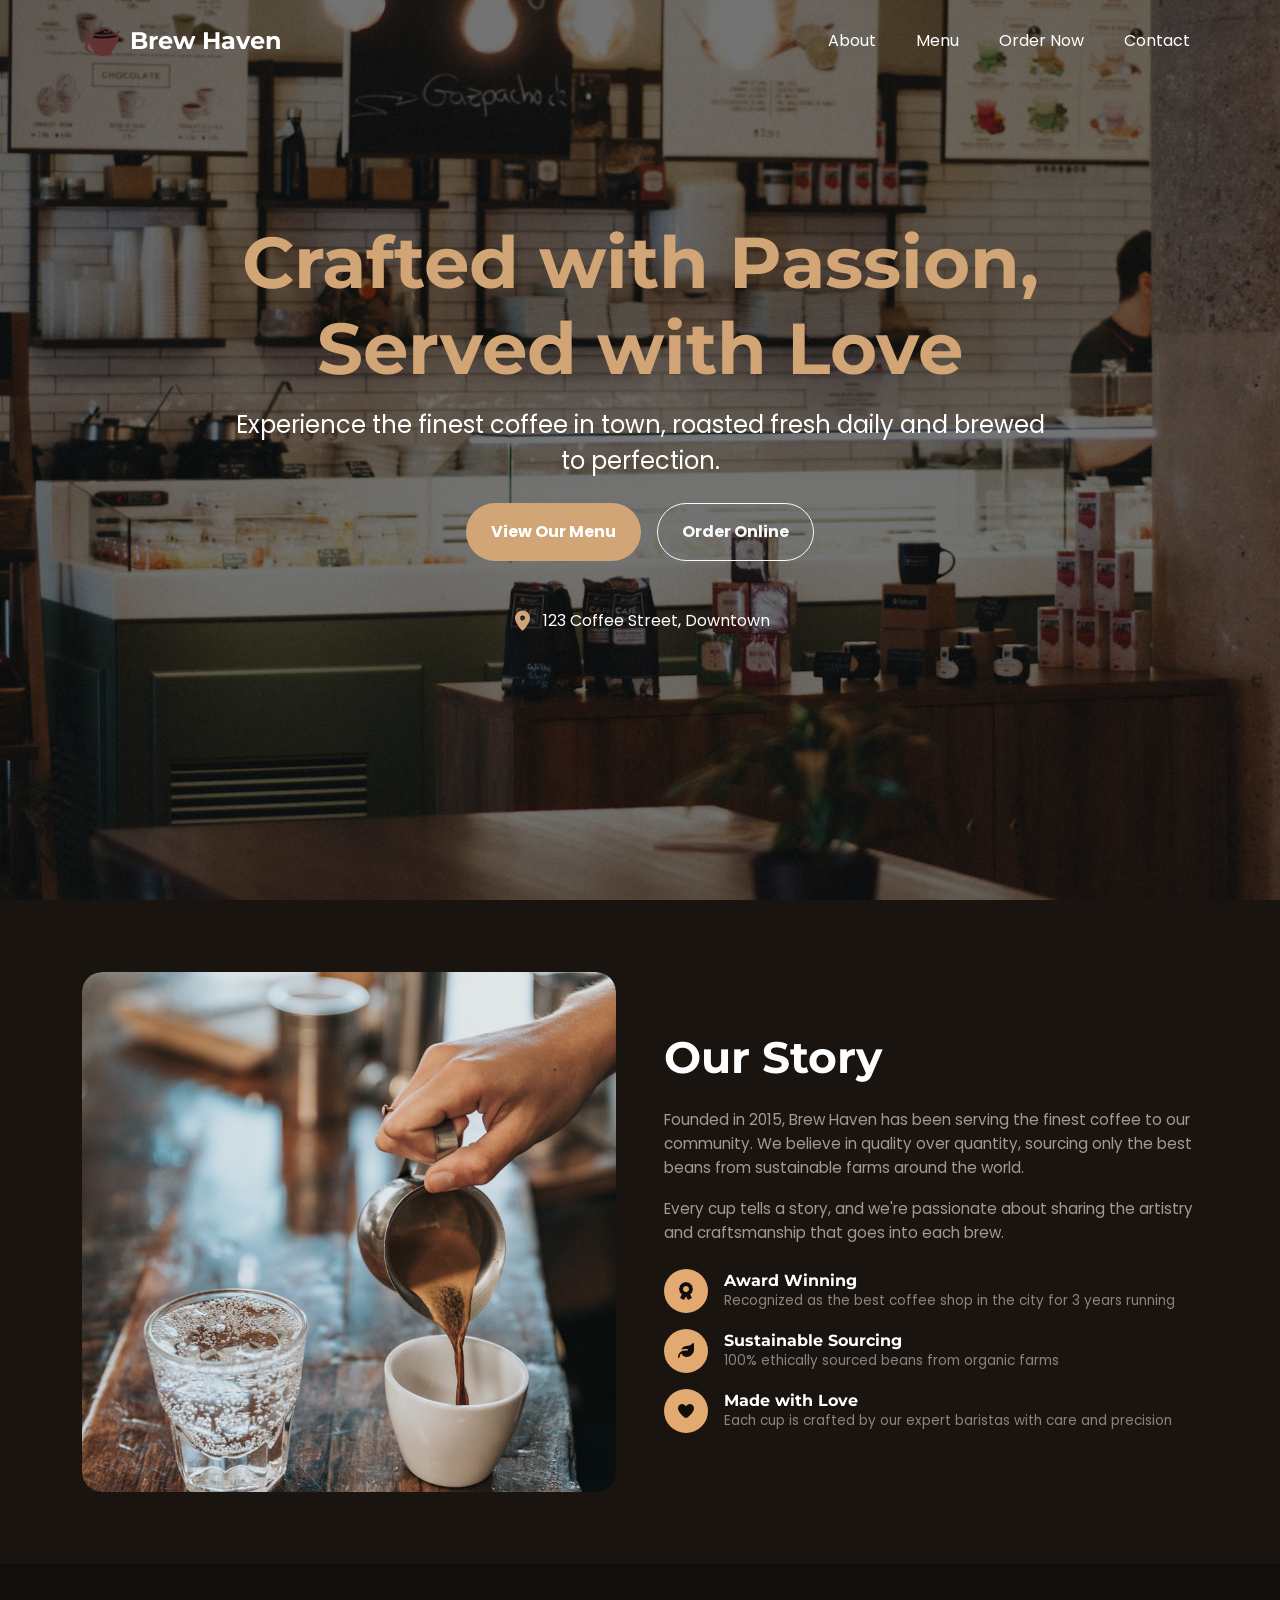
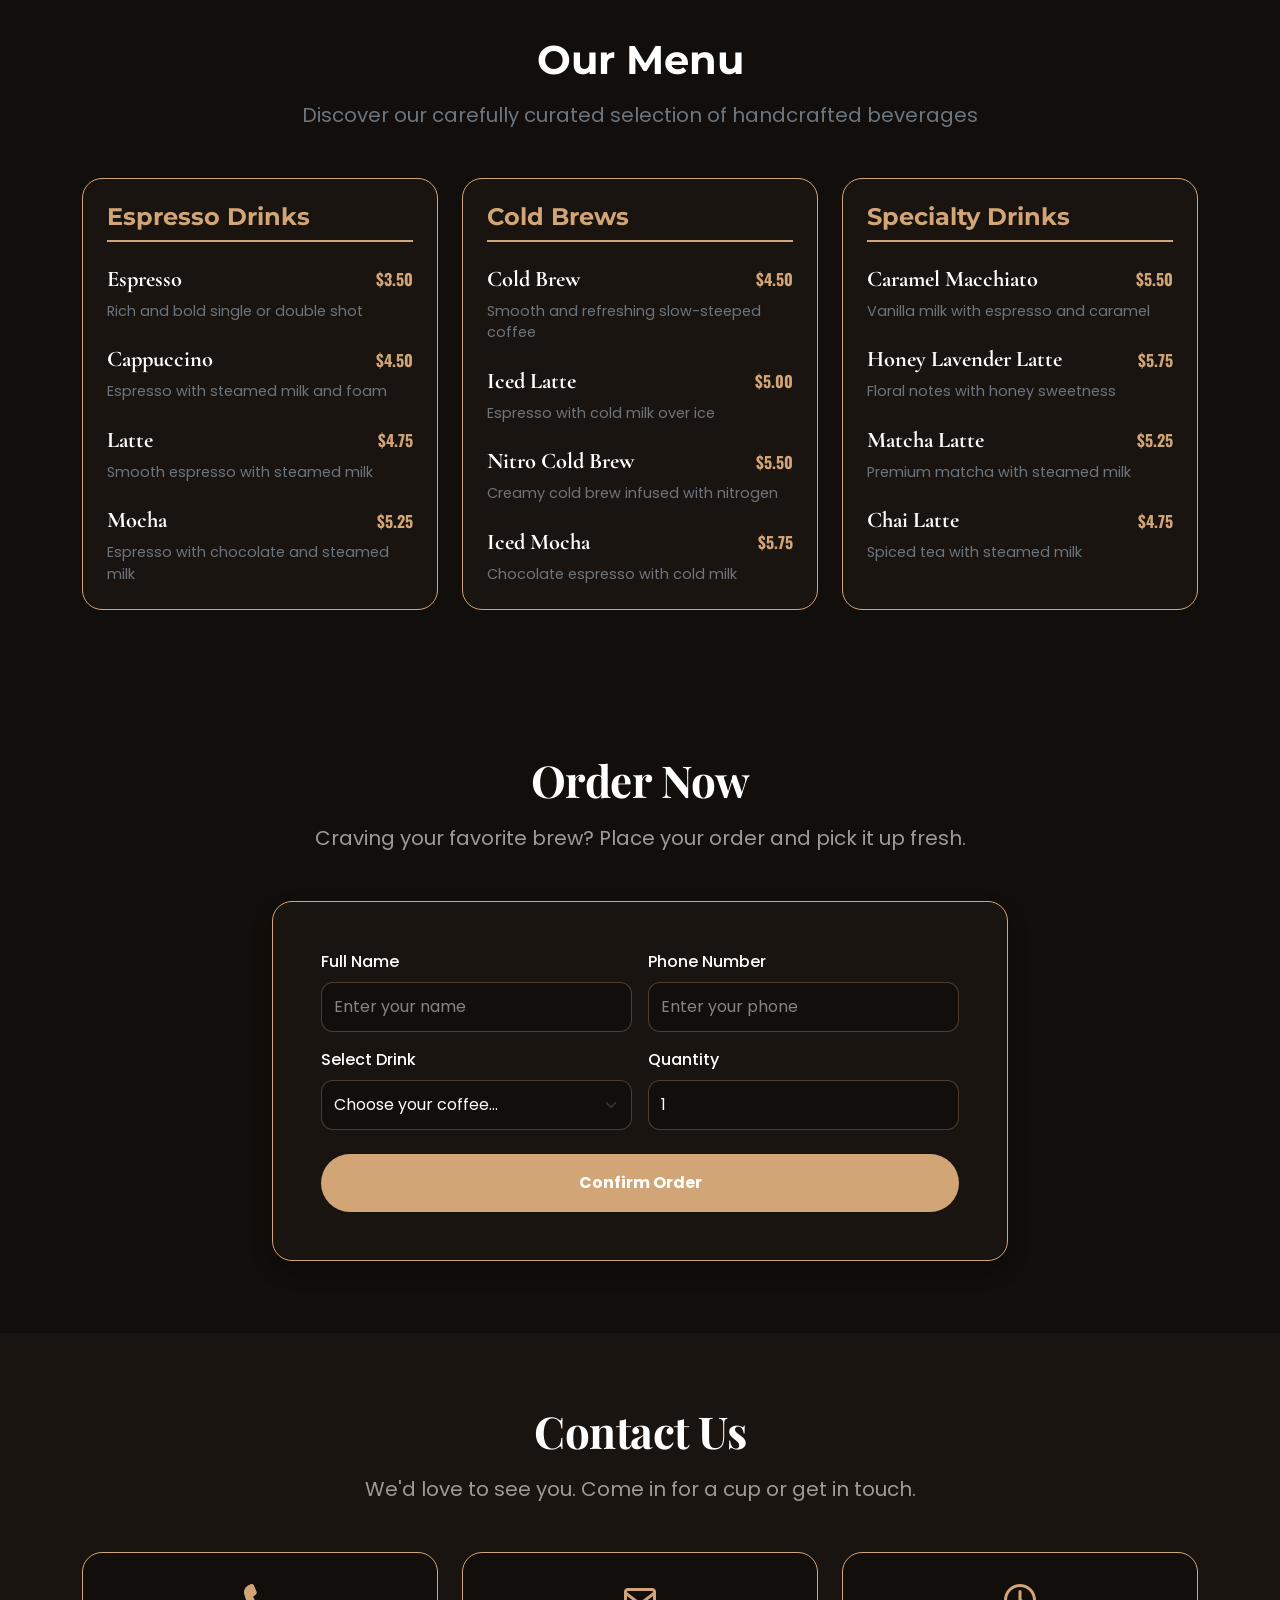
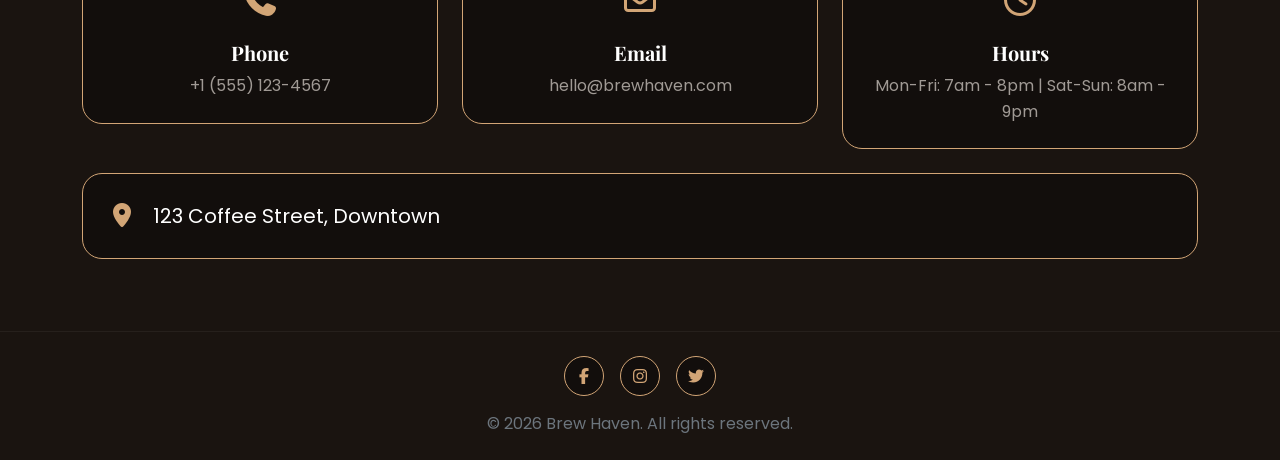
<file: index.html>
<!DOCTYPE html>
<html lang="en">

<head>
    <meta charset="UTF-8">
    <meta name="viewport" content="width=device-width, initial-scale=1.0">
    <title>Brew Haven</title>

    <!-- Google Fonts -->
    <link rel="preconnect" href="https://fonts.googleapis.com">
    <link rel="preconnect" href="https://fonts.gstatic.com" crossorigin>
    <link href="https://fonts.googleapis.com/css2?family=Cormorant+Garamond:wght@600;700&family=Montserrat:wght@600;700&family=Oswald:wght@500;600&family=Playfair+Display:ital,wght@0,600;0,700;1,400&family=Poppins:wght@400;500;600&display=swap" rel="stylesheet">

    <!-- Stylesheets -->
    <link rel="stylesheet" href="./css/bootstrap.min.css">
    <link rel="stylesheet" href="./css/all.min.css">
    <link rel="stylesheet" href="./css/style.css">
</head>

<body>

    <!-- Hero Section -->
    <header class="hero d-flex flex-column justify-content-between min-vh-100 pb-5">

        <!-- Navigation -->
        <nav class="navbar navbar-expand-lg navbar-dark px-4 py-3 fixed-top">
            <div class="container">

                <a href="#" class="navbar-brand d-flex align-items-center gap-2 text-decoration-none">
                    <img src="./media/icons8-coffee-script-48.png" alt="Brew Haven logo" width="40">
                    <span class="fs-4 fw-bold text-white">Brew Haven</span>
                </a>

                <button class="navbar-toggler border-0 shadow-none py-2 px-3" type="button" data-bs-toggle="collapse" data-bs-target="#navbarNav"
                    aria-controls="navbarNav" aria-expanded="false" aria-label="Toggle navigation">
                    <span class="navbar-toggler-icon"></span>
                </button>

                <div class="collapse navbar-collapse justify-content-end" id="navbarNav">
                    <ul class="navbar-nav gap-3 gap-lg-4 text-center align-items-center">
                        <li class="nav-item">
                            <a href="#about" class="nav-link text-white">About</a>
                        </li>
                        <li class="nav-item">
                            <a href="#menu" class="nav-link text-white">Menu</a>
                        </li>
                        <li class="nav-item">
                            <a href="#order" class="nav-link text-white">Order Now</a>
                        </li>
                        <li class="nav-item">
                            <a href="#contact" class="nav-link text-white">Contact</a>
                        </li>
                    </ul>
                </div>

            </div>
        </nav>

        <!-- Hero Content -->
        <div class="container text-center text-white my-auto">
            <div class="row justify-content-center">
                <div class="col-lg-9">

                    <h1 class="hero-text display-2 fw-bold mb-3">
                        Crafted with Passion,<br>
                        Served with Love
                    </h1>

                    <p class="fs-4 text-light-50">
                        Experience the finest coffee in town, roasted fresh daily and brewed to perfection.
                    </p>

                    <div class="d-flex justify-content-center gap-3 mt-4 flex-wrap">
                        <a href="#menu" class="btn btn-primary-custom px-4 py-3 fw-bold rounded-pill text-decoration-none">
                            View Our Menu
                        </a>
                        <a href="#order" class="btn btn-outline-light px-4 py-3 fw-bold rounded-pill text-decoration-none">
                            Order Online
                        </a>
                    </div>

                    <div class="d-flex justify-content-center align-items-center gap-2 mt-5">
                        <i class="fa-solid fa-location-dot icon-location fs-5"></i>
                        <span>123 Coffee Street, Downtown</span>
                    </div>

                </div>
            </div>
        </div>

    </header>

    <!-- Story Section -->
    <section id="about" class="story-section py-5">
        <div class="container py-lg-4">
            <div class="row align-items-center g-5">

                <div class="col-lg-6">
                    <div class="story-img-wrapper overflow-hidden">
                        <img src="./media/photo-1495862433577-132cf20d7902.jpg" alt="Barista pouring coffee" class="story-img img-fluid d-block w-100">
                    </div>
                </div>

                <div class="col-lg-6">
                    <div class="story-content">
                        <h2 class="story-title fw-bold text-white mb-4">Our Story</h2>

                        <p class="story-text mb-3">
                            Founded in 2015, Brew Haven has been serving the finest coffee to our community. We believe
                            in quality over quantity, sourcing only the best beans from sustainable farms around the
                            world.
                        </p>

                        <p class="story-text mb-4">
                            Every cup tells a story, and we're passionate about sharing the artistry and craftsmanship
                            that goes into each brew.
                        </p>

                        <div class="story-features d-flex flex-column gap-3 mt-4">

                            <!-- Feature 1 -->
                            <div class="feature-item d-flex align-items-center gap-3">
                                <div class="feature-icon flex-shrink-0 d-flex align-items-center justify-content-center rounded-circle">
                                    <i class="fa-solid fa-award fs-6"></i>
                                </div>
                                <div>
                                    <h5 class="feature-title fw-bold text-white m-0">Award Winning</h5>
                                    <p class="feature-desc m-0">Recognized as the best coffee shop in the city for 3 years running</p>
                                </div>
                            </div>

                            <!-- Feature 2 -->
                            <div class="feature-item d-flex align-items-center gap-3">
                                <div class="feature-icon flex-shrink-0 d-flex align-items-center justify-content-center rounded-circle">
                                    <i class="fa-solid fa-leaf fs-6"></i>
                                </div>
                                <div>
                                    <h5 class="feature-title fw-bold text-white m-0">Sustainable Sourcing</h5>
                                    <p class="feature-desc m-0">100% ethically sourced beans from organic farms</p>
                                </div>
                            </div>

                            <!-- Feature 3 -->
                            <div class="feature-item d-flex align-items-center gap-3">
                                <div class="feature-icon flex-shrink-0 d-flex align-items-center justify-content-center rounded-circle">
                                    <i class="fa-solid fa-heart fs-6"></i>
                                </div>
                                <div>
                                    <h5 class="feature-title fw-bold text-white m-0">Made with Love</h5>
                                    <p class="feature-desc m-0">Each cup is crafted by our expert baristas with care and precision</p>
                                </div>
                            </div>

                        </div>
                    </div>
                </div>

            </div>
        </div>
    </section>

    <!-- Menu Section -->
    <section id="menu" class="menu-section py-5">
        <div class="container py-lg-4">

            <div class="text-center mb-5">
                <h2 class="fs-1 fw-bold text-white mb-3">Our Menu</h2>
                <p class="fs-5 text-secondary">
                    Discover our carefully curated selection of handcrafted beverages
                </p>
            </div>

            <div class="row g-4">

                <div class="col-md-6 col-lg-4">
                    <div class="menu-item p-4 text-white h-100">
                        <div class="category-title mb-4 pb-2">
                            <h4 class="fs-4 fw-bold m-0">Espresso Drinks</h4>
                        </div>

                        <div class="mb-4">
                            <div class="d-flex justify-content-between align-items-center">
                                <h5 class="fw-bold mb-0 menu-item-title">Espresso</h5>
                                <p class="menu-item-price mb-0 fw-bold">$3.50</p>
                            </div>
                            <p class="text-secondary mt-2 mb-0 menu-item-description">Rich and bold single or double shot</p>
                        </div>

                        <div class="mb-4">
                            <div class="d-flex justify-content-between align-items-center">
                                <h5 class="fw-bold mb-0 menu-item-title">Cappuccino</h5>
                                <p class="menu-item-price mb-0 fw-bold">$4.50</p>
                            </div>
                            <p class="text-secondary mt-2 mb-0 menu-item-description">Espresso with steamed milk and foam</p>
                        </div>

                        <div class="mb-4">
                            <div class="d-flex justify-content-between align-items-center">
                                <h5 class="fw-bold mb-0 menu-item-title">Latte</h5>
                                <p class="menu-item-price mb-0 fw-bold">$4.75</p>
                            </div>
                            <p class="text-secondary mt-2 mb-0 menu-item-description">Smooth espresso with steamed milk</p>
                        </div>

                        <div>
                            <div class="d-flex justify-content-between align-items-center">
                                <h5 class="fw-bold mb-0 menu-item-title">Mocha</h5>
                                <p class="menu-item-price mb-0 fw-bold">$5.25</p>
                            </div>
                            <p class="text-secondary mt-2 mb-0 menu-item-description">Espresso with chocolate and steamed milk</p>
                        </div>
                    </div>
                </div>

                <div class="col-md-6 col-lg-4">
                    <div class="menu-item p-4 text-white h-100">
                        <div class="category-title mb-4 pb-2">
                            <h4 class="fs-4 fw-bold m-0">Cold Brews</h4>
                        </div>

                        <div class="mb-4">
                            <div class="d-flex justify-content-between align-items-center">
                                <h5 class="fw-bold mb-0 menu-item-title">Cold Brew</h5>
                                <p class="menu-item-price mb-0 fw-bold">$4.50</p>
                            </div>
                            <p class="text-secondary mt-2 mb-0 menu-item-description">Smooth and refreshing slow-steeped coffee</p>
                        </div>

                        <div class="mb-4">
                            <div class="d-flex justify-content-between align-items-center">
                                <h5 class="fw-bold mb-0 menu-item-title">Iced Latte</h5>
                                <p class="menu-item-price mb-0 fw-bold">$5.00</p>
                            </div>
                            <p class="text-secondary mt-2 mb-0 menu-item-description">Espresso with cold milk over ice</p>
                        </div>

                        <div class="mb-4">
                            <div class="d-flex justify-content-between align-items-center">
                                <h5 class="fw-bold mb-0 menu-item-title">Nitro Cold Brew</h5>
                                <p class="menu-item-price mb-0 fw-bold">$5.50</p>
                            </div>
                            <p class="text-secondary mt-2 mb-0 menu-item-description">Creamy cold brew infused with nitrogen</p>
                        </div>

                        <div>
                            <div class="d-flex justify-content-between align-items-center">
                                <h5 class="fw-bold mb-0 menu-item-title">Iced Mocha</h5>
                                <p class="menu-item-price mb-0 fw-bold">$5.75</p>
                            </div>
                            <p class="text-secondary mt-2 mb-0 menu-item-description">Chocolate espresso with cold milk</p>
                        </div>
                    </div>
                </div>

                <div class="col-md-6 col-lg-4">
                    <div class="menu-item p-4 text-white h-100">
                        <div class="category-title mb-4 pb-2">
                            <h4 class="fs-4 fw-bold m-0">Specialty Drinks</h4>
                        </div>

                        <div class="mb-4">
                            <div class="d-flex justify-content-between align-items-center">
                                <h5 class="fw-bold mb-0 menu-item-title">Caramel Macchiato</h5>
                                <p class="menu-item-price mb-0 fw-bold">$5.50</p>
                            </div>
                            <p class="text-secondary mt-2 mb-0 menu-item-description">Vanilla milk with espresso and caramel</p>
                        </div>

                        <div class="mb-4">
                            <div class="d-flex justify-content-between align-items-center">
                                <h5 class="fw-bold mb-0 menu-item-title">Honey Lavender Latte</h5>
                                <p class="menu-item-price mb-0 fw-bold">$5.75</p>
                            </div>
                            <p class="text-secondary mt-2 mb-0 menu-item-description">Floral notes with honey sweetness</p>
                        </div>

                        <div class="mb-4">
                            <div class="d-flex justify-content-between align-items-center">
                                <h5 class="fw-bold mb-0 menu-item-title">Matcha Latte</h5>
                                <p class="menu-item-price mb-0 fw-bold">$5.25</p>
                            </div>
                            <p class="text-secondary mt-2 mb-0 menu-item-description">Premium matcha with steamed milk</p>
                        </div>

                        <div>
                            <div class="d-flex justify-content-between align-items-center">
                                <h5 class="fw-bold mb-0 menu-item-title">Chai Latte</h5>
                                <p class="menu-item-price mb-0 fw-bold">$4.75</p>
                            </div>
                            <p class="text-secondary mt-2 mb-0 menu-item-description">Spiced tea with steamed milk</p>
                        </div>
                    </div>
                </div>

            </div>
        </div>
    </section>

    <!-- Order Section -->
    <section id="order" class="order-section py-5">
        <div class="container py-lg-4">
            <div class="text-center mb-5">
                <h2 class="order-title fw-bold mb-3 text-white">Order Now</h2>
                <p class="order-subtitle fs-5 mb-0">
                    Craving your favorite brew? Place your order and pick it up fresh.
                </p>
            </div>

            <div class="row justify-content-center">
                <div class="col-lg-8">
                    <div class="order-card p-4 p-md-5">
                        <form>
                            <div class="row g-3">
                                <div class="col-md-6">
                                    <label for="fullName" class="form-label text-white fw-medium">Full Name</label>
                                    <input type="text" class="form-control custom-input" id="fullName" placeholder="Enter your name" required>
                                </div>
                                <div class="col-md-6">
                                    <label for="phoneNumber" class="form-label text-white fw-medium">Phone Number</label>
                                    <input type="tel" class="form-control custom-input" id="phoneNumber" placeholder="Enter your phone" required>
                                </div>
                                <div class="col-md-6">
                                    <label for="coffeeChoice" class="form-label text-white fw-medium">Select Drink</label>
                                    <select class="form-select custom-input" id="coffeeChoice" required>
                                        <option value="" selected disabled>Choose your coffee...</option>
                                        <option value="espresso">Espresso</option>
                                        <option value="cappuccino">Cappuccino</option>
                                        <option value="latte">Latte</option>
                                        <option value="mocha">Mocha</option>
                                        <option value="cold-brew">Cold Brew</option>
                                        <option value="caramel-macchiato">Caramel Macchiato</option>
                                    </select>
                                </div>
                                <div class="col-md-6">
                                    <label for="quantity" class="form-label text-white fw-medium">Quantity</label>
                                    <input type="number" class="form-control custom-input" id="quantity" min="1" value="1" required>
                                </div>
                                <div class="col-12 text-center mt-4">
                                    <button type="submit" class="btn btn-primary-custom px-5 py-3 fw-bold rounded-pill w-100">
                                        Confirm Order
                                    </button>
                                </div>
                            </div>
                        </form>
                    </div>
                </div>
            </div>
        </div>
    </section>

    <!-- Contact Section -->
    <section id="contact" class="visit-section py-5">
        <div class="container py-lg-4">
            <div class="text-center mb-5">
                <h2 class="visit-title fw-bold mb-3 text-white">Contact Us</h2>
                <p class="visit-subtitle fs-5 mb-0">
                    We'd love to see you. Come in for a cup or get in touch.
                </p>
            </div>

            <div class="row g-4 justify-content-center">

                <div class="col-md-6 col-lg-4">
                    <div class="contact-card p-4 text-center d-flex flex-column align-items-center justify-content-center">
                        <div class="contact-icon mb-3 fs-2">
                            <i class="fa-solid fa-phone"></i>
                        </div>
                        <h5 class="contact-title fw-bold text-white mb-2">Phone</h5>
                        <p class="contact-text mb-0 fs-6">+1 (555) 123-4567</p>
                    </div>
                </div>

                <div class="col-md-6 col-lg-4">
                    <div class="contact-card p-4 text-center d-flex flex-column align-items-center justify-content-center">
                        <div class="contact-icon mb-3 fs-2">
                            <i class="fa-regular fa-envelope"></i>
                        </div>
                        <h5 class="contact-title fw-bold text-white mb-2">Email</h5>
                        <p class="contact-text mb-0 fs-6">hello@brewhaven.com</p>
                    </div>
                </div>

                <div class="col-md-6 col-lg-4">
                    <div class="contact-card p-4 text-center d-flex flex-column align-items-center justify-content-center">
                        <div class="contact-icon mb-3 fs-2">
                            <i class="fa-regular fa-clock"></i>
                        </div>
                        <h5 class="contact-title fw-bold text-white mb-2">Hours</h5>
                        <p class="contact-text mb-0 fs-6">
                            Mon-Fri: 7am - 8pm | Sat-Sun: 8am - 9pm
                        </p>
                    </div>
                </div>

                <div class="col-12 mt-4">
                    <div class="address-card p-4">
                        <div class="d-flex align-items-center gap-3">
                            <div class="address-icon fs-4 flex-shrink-0">
                                <i class="fa-solid fa-location-dot"></i>
                            </div>
                            <p class="address-text mb-0 fs-5 text-white">
                                123 Coffee Street, Downtown
                            </p>
                        </div>
                    </div>
                </div>

            </div>
        </div>
    </section>

    <!-- Footer -->
    <footer class="footer py-4 text-center">
        <div class="container">
            <div class="social-icons d-flex justify-content-center gap-3 mb-3">
                <a href="#" class="social-icon rounded-circle d-flex align-items-center justify-content-center"><i class="fa-brands fa-facebook-f"></i></a>
                <a href="#" class="social-icon rounded-circle d-flex align-items-center justify-content-center"><i class="fa-brands fa-instagram"></i></a>
                <a href="#" class="social-icon rounded-circle d-flex align-items-center justify-content-center"><i class="fa-brands fa-twitter"></i></a>
            </div>
            <p class="mb-0 text-secondary">&copy; 2026 Brew Haven. All rights reserved.</p>
        </div>
    </footer>

    <script src="./js/bootstrap.bundle.min.js"></script>
</body>

</html>
</file>
<file: css/style.css>
/* ===========================
   Variables 
=========================== */
:root {
  /* Main Colors */
  --primary-color: #d2a576;
  --primary-hover: #b38b5c;
  --primary-dark: #805f39;
  --icon-bg: #e2a970;

  /* Background Colors */
  --bg-dark-primary: #120e0c;
  --bg-dark-secondary: #1a1410;
  
  /* Text Colors */
  --text-white: #ffffff;
  --text-muted: #a09a95;
  --text-subtle: #8a847e;

  /* Effects & Borders */
  --border-radius-lg: 20px;
  --border-radius-sm: 12px;
  --card-border: 1px solid var(--primary-color);
  --transition-fast: all 0.3s ease;
  --shadow-hover: 0 10px 20px rgba(0, 0, 0, 0.3);

  /* Fonts */
  --body-font: 'Poppins', sans-serif;
  --heading-font: 'Montserrat', sans-serif;
  --item-title-font: 'Cormorant Garamond', serif; 
  --price-font: 'Oswald', sans-serif;            
  --font-heading: 'Playfair Display', serif;
}

html {
  scroll-behavior: smooth;
}

body {
  font-family: var(--body-font);
  background-color: var(--bg-dark-primary);
  color: var(--text-white);
}

h1, h2, h3, h4, h5, h6, .navbar-brand {
  font-family: var(--heading-font);
}

/* ===========================
   Hero Section
=========================== */
.hero {
  background-image:
    linear-gradient(rgba(0, 0, 0, 0.55), rgba(0, 0, 0, 0.55)),
    url("../media/photo-1511081692775-05d0f180a065.jpg");
  background-size: cover;
  background-position: center;
  background-repeat: no-repeat;
}

.hero .hero-text {
  color: var(--primary-color);
}

.navbar-nav .nav-link {
  transition: var(--transition-fast);
}

.navbar-nav .nav-link:hover {
  color: var(--primary-color) !important;
  transform: translateY(-2px);
}

.icon-location {
  color: var(--primary-color);
  transition: var(--transition-fast);
}

.icon-location:hover {
  transform: scale(1.1);
}

.navbar-toggler {
  background: rgba(255, 255, 255, 0.15);
  backdrop-filter: blur(5px);
  border-radius: var(--border-radius-sm);
  transition: var(--transition-fast);
}

.navbar-toggler:hover {
  background: rgba(255, 255, 255, 0.25);
}

.btn-primary-custom {
  background-color: var(--primary-color);
  color: var(--text-white);
  transition: var(--transition-fast);
}

.btn-primary-custom:hover {
  background-color: var(--primary-hover);
  color: var(--text-white);
  transform: translateY(-2px);
  box-shadow: 0 10px 20px rgba(0, 0, 0, 0.2);
}

.hero .btn-outline-light {
  transition: var(--transition-fast);
}

.hero .btn-outline-light:hover {
  color: var(--primary-color);
  background-color: var(--text-white);
  transform: translateY(-2px);
  box-shadow: 0 10px 20px rgba(0, 0, 0, 0.2);
}

@media (max-width: 991.88px) {
  .navbar-collapse {
    background: rgba(255, 255, 255, 0.12);
    backdrop-filter: blur(15px);
    -webkit-backdrop-filter: blur(15px);
    border: 1px solid rgba(255, 255, 255, 0.2);
    border-radius: var(--border-radius-lg);
    margin-top: 15px;
    padding: 15px 0;
    box-shadow: 0 8px 32px 0 rgba(0, 0, 0, 0.3);
  }

  .navbar-nav .nav-link {
    display: inline-block;
    width: 80%;
    border-radius: var(--border-radius-sm);
    font-weight: 500;
  }
}

/* ===========================
   Story Section
=========================== */
.story-section {
  background-color: var(--bg-dark-secondary);
}

.story-img-wrapper {
  border-radius: var(--border-radius-lg);
}

.story-img {
  max-height: 520px;
  object-fit: cover;
  border-radius: var(--border-radius-lg);
  transition: transform 0.3s ease, opacity 0.3s ease;
}

.story-img:hover {
  transform: scale(1.05);
  opacity: 0.7;
}

.story-title {
  font-size: 2.75rem;
}

.story-text {
  color: var(--text-muted);
  font-size: 0.95rem;
  line-height: 1.6;
}

.feature-icon {
  width: 44px;
  height: 44px;
  background-color: var(--icon-bg);
  color: var(--bg-dark-primary);
  transition: var(--transition-fast);
}

.feature-icon:hover {
  background-color: var(--primary-dark);
  transform: scale(1.1);
}

.feature-title {
  font-size: 1rem;
}

.feature-desc {
  font-size: 0.85rem;
  color: var(--text-subtle);
}

/* ===========================
   Menu Section
=========================== */
.menu-section {
  background-color: var(--bg-dark-primary);
}

.menu-item {
  background-color: var(--bg-dark-secondary);
  border: var(--card-border);
  border-radius: var(--border-radius-lg);
  transition: var(--transition-fast);
}

.menu-item:hover {
  transform: translateY(-5px);
  box-shadow: var(--shadow-hover);
}

.category-title {
  border-bottom: 2px solid var(--primary-color);
}

.category-title h4 {
  color: var(--primary-color);
}

.menu-item-title {
  font-family: var(--item-title-font);
  font-size: 1.4rem;
}

.menu-item-description {
  font-size: 0.9rem;
}

.menu-item-price {
  font-family: var(--price-font);
  color: var(--primary-color);
}

/* ===========================
   Order Section
=========================== */
.order-section {
  background-color: var(--bg-dark-primary);
}

.order-title {
  font-family: var(--font-heading);
  letter-spacing: -0.5px;
  font-size: 2.75rem;
  color: var(--primary-color);
}

.order-subtitle {
  color: var(--text-muted);
}

.order-card {
  background-color: var(--bg-dark-secondary);
  border: var(--card-border);
  border-radius: var(--border-radius-lg);
  box-shadow: var(--shadow-hover);
}

.custom-input {
  background-color: var(--bg-dark-primary) !important;
  border: 1px solid rgba(210, 165, 118, 0.3) !important;
  color: var(--text-white) !important;
  border-radius: var(--border-radius-sm);
  padding: 12px;
  transition: var(--transition-fast);
}

.custom-input:focus {
  border-color: var(--primary-color) !important;
  box-shadow: 0 0 0 0.25rem rgba(210, 165, 118, 0.25) !important;
}

.custom-input::placeholder {
  color: var(--text-subtle);
}

/* ===========================
   Visit Us Section
=========================== */
.visit-section {
  background-color: var(--bg-dark-secondary);
}

.visit-title {
  font-family: var(--font-heading);
  letter-spacing: -0.5px;
  font-size: 2.75rem;
}

.visit-subtitle {
  color: var(--text-muted);
}

.contact-card {
  background-color: var(--bg-dark-primary);
  border: var(--card-border);
  border-radius: var(--border-radius-lg);
  transition: var(--transition-fast);
}

.contact-card:hover {
  transform: translateY(-5px);
  box-shadow: var(--shadow-hover);
  border-color: var(--primary-color);
}

.contact-icon {
  color: var(--primary-color);
  transition: var(--transition-fast);
}

.contact-card:hover .contact-icon {
  transform: scale(1.1);
}

.contact-title {
  font-family: var(--font-heading);
}

.contact-text {
  color: var(--text-muted);
  line-height: 1.6;
}

.address-card {
  background-color: var(--bg-dark-primary);
  border: var(--card-border);
  border-radius: var(--border-radius-lg);
  transition: var(--transition-fast);
}

.address-card:hover {
  transform: translateY(-3px);
  box-shadow: var(--shadow-hover);
  border-color: var(--primary-color);
}

.address-icon {
  color: var(--primary-color);
}

/* ===========================
   Footer & Social Icons
=========================== */
.footer {
  background-color: var(--bg-dark-secondary);
  border-top: 1px solid rgba(255, 255, 255, 0.05);
}

.social-icon {
  width: 40px;
  height: 40px;
  background-color: var(--bg-dark-primary);
  border: 1px solid var(--primary-color);
  color: var(--primary-color);
  text-decoration: none;
  transition: var(--transition-fast);
}

.social-icon:hover {
  background-color: var(--primary-color);
  color: var(--bg-dark-primary);
  transform: translateY(-3px);
}
</file>
